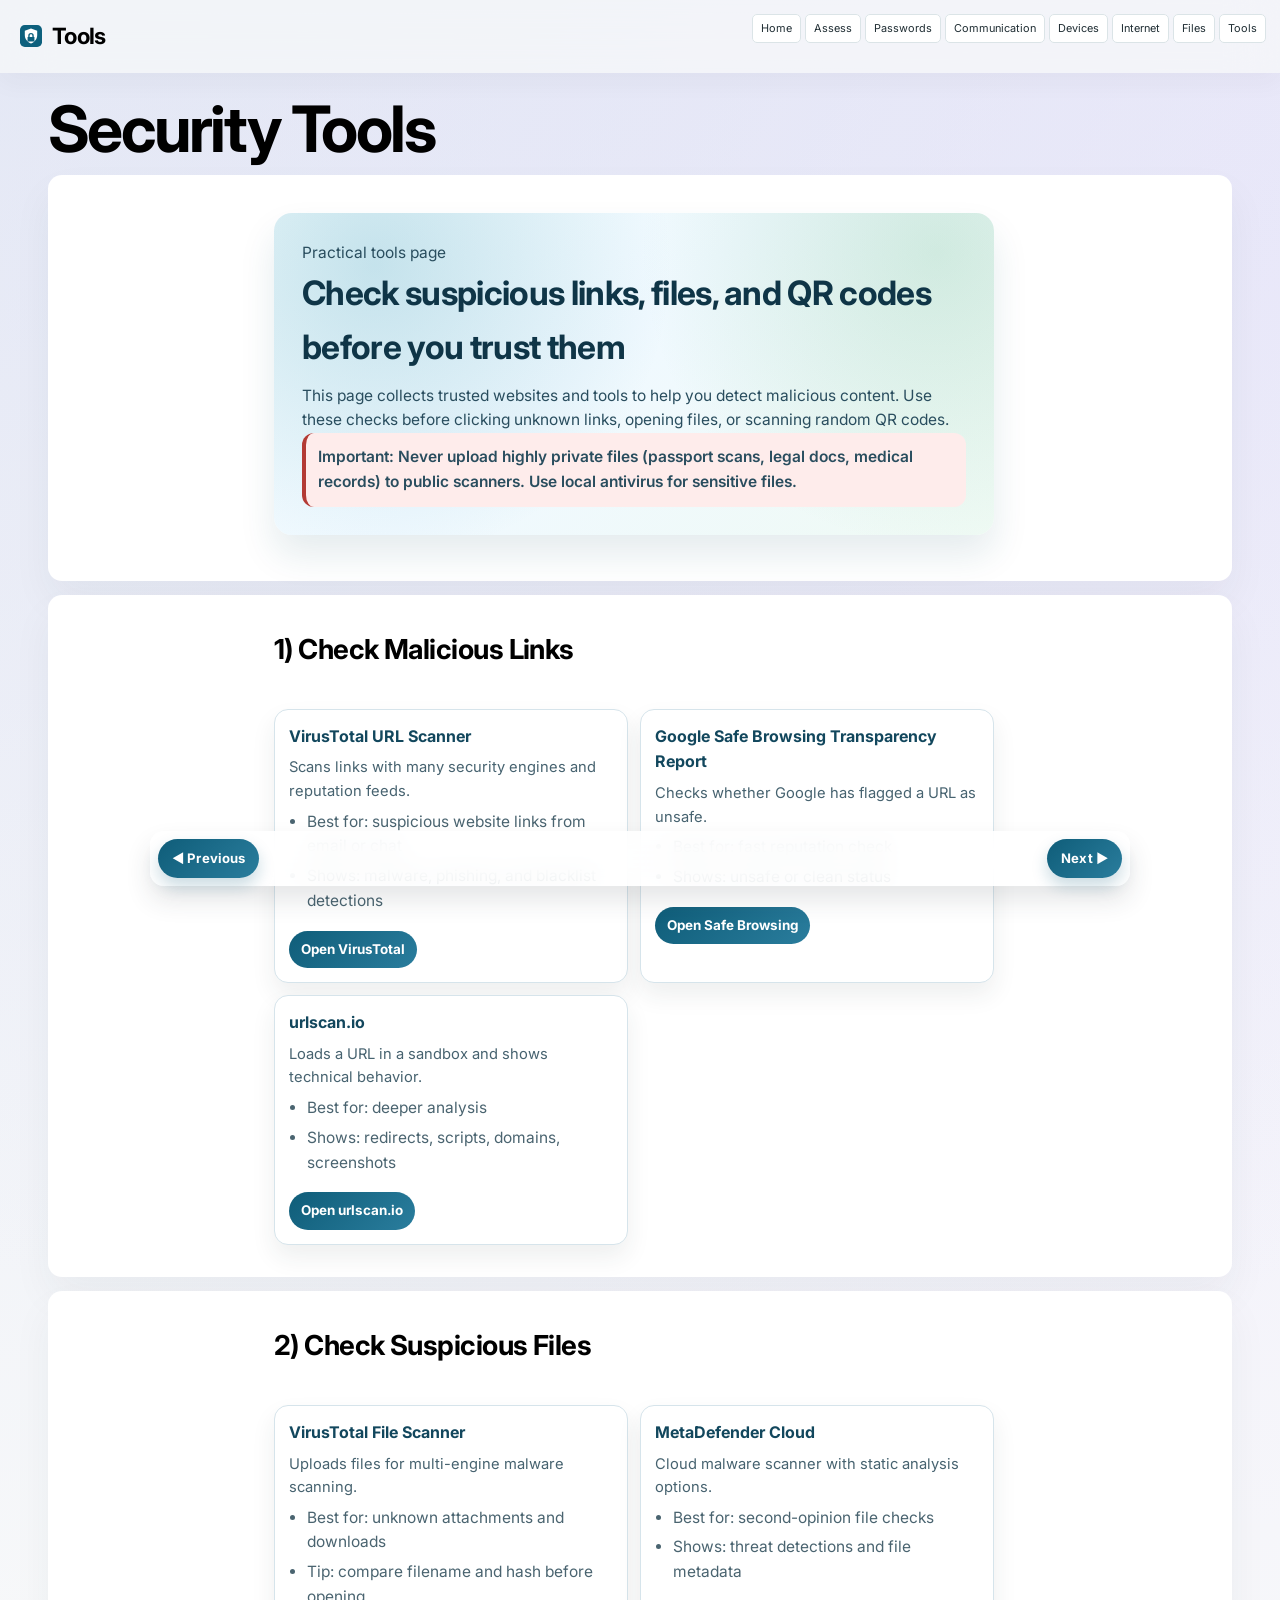
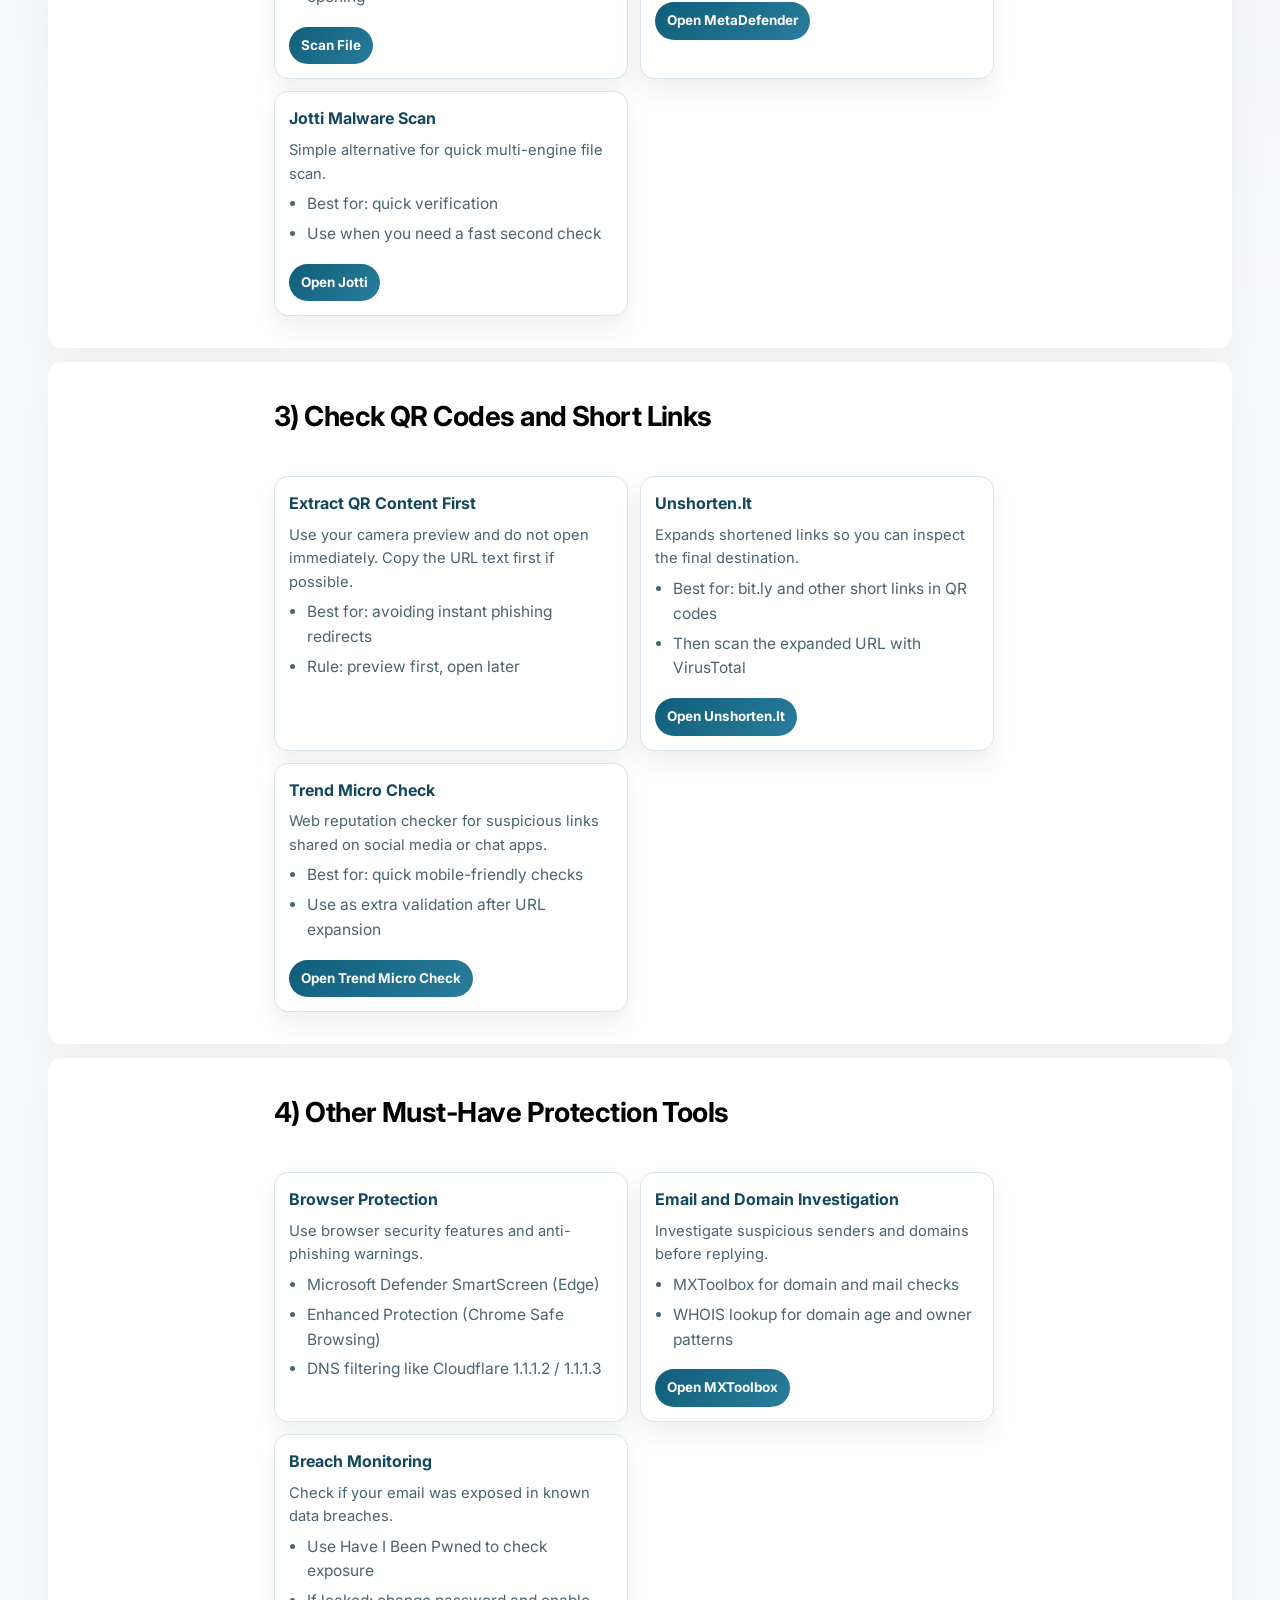
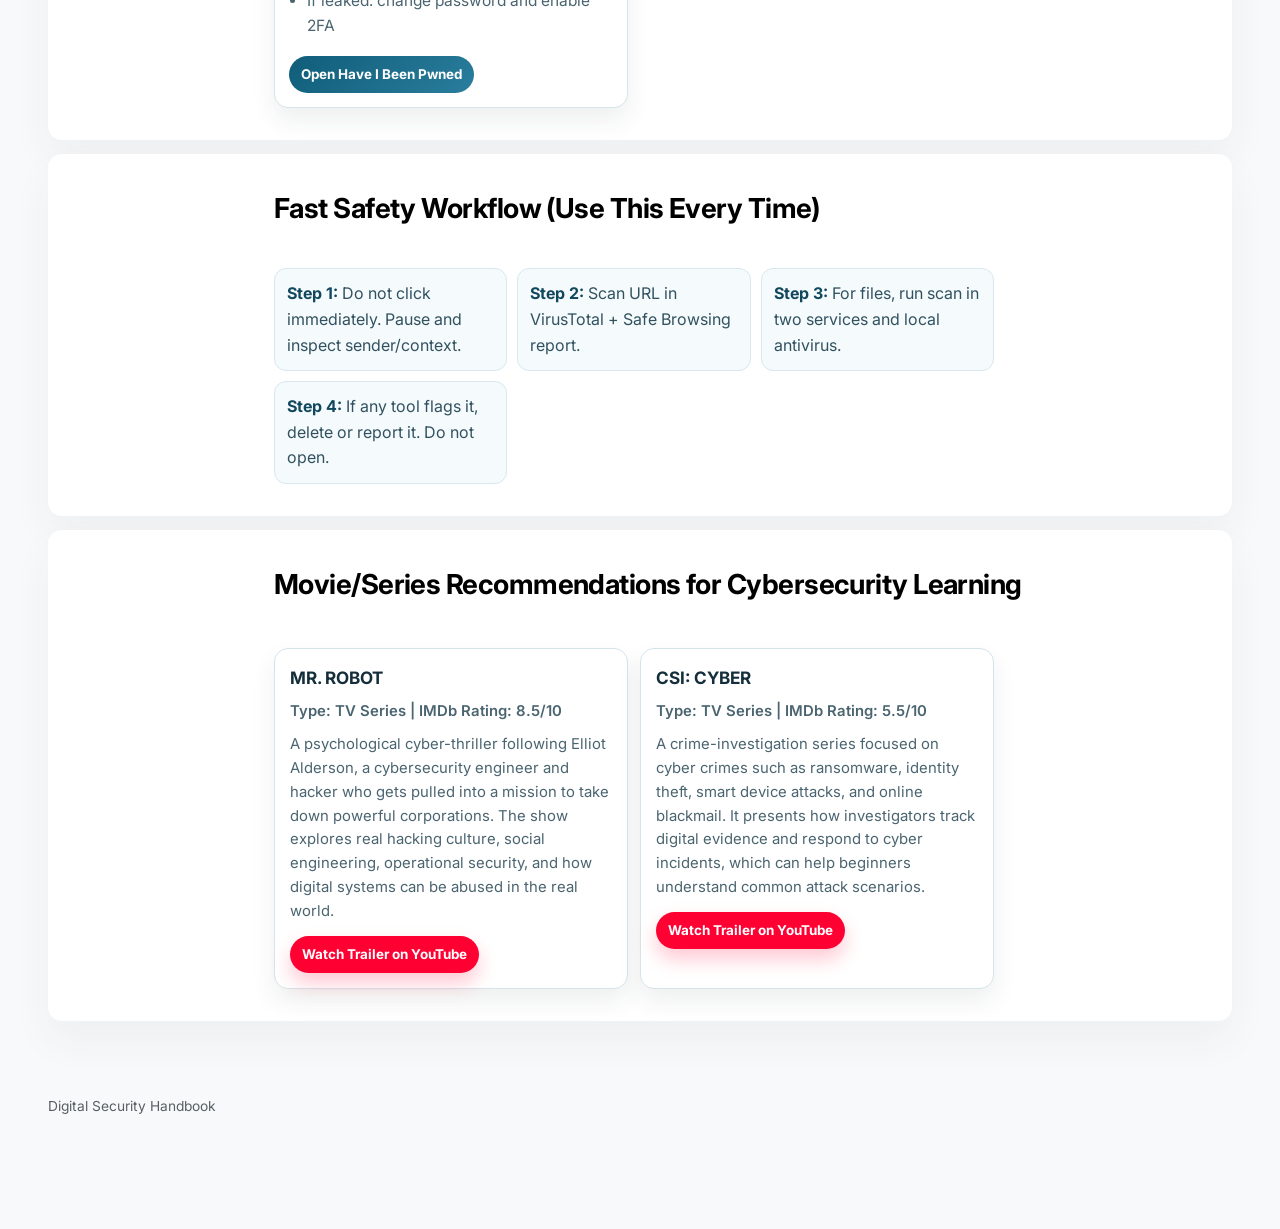
<file: tools.html>
<!DOCTYPE html>
<html lang="en">
<head>
    <meta charset="UTF-8">
    <meta name="viewport" content="width=device-width, initial-scale=1.0">
    <title>Security Tools</title>
    <link rel="icon" href="data:image/svg+xml,%3Csvg xmlns='http://www.w3.org/2000/svg' viewBox='0 0 64 64'%3E%3Crect width='64' height='64' rx='14' fill='%230d607d'/%3E%3Cpath d='M32 10l18 7v12c0 12-8 21-18 25-10-4-18-13-18-25V17l18-7z' fill='white'/%3E%3Cpath d='M24 31a8 8 0 0 1 16 0v4h2v13H22V35h2v-4zm4 0v4h8v-4a4 4 0 0 0-8 0z' fill='%230d607d'/%3E%3C/svg%3E">
    <link rel="stylesheet" href="assets/style.css">
    <style>
        .slide {
            margin-bottom: 14px;
        }

        .meta {
            font-size: 0.86rem;
            color: #5b6b84;
            margin: 4px 0 12px;
        }

        .hero-tools {
            margin: 6px 0 14px;
            padding: clamp(18px, 3.5vw, 28px);
            border-radius: 18px;
            background:
                radial-gradient(circle at 14% 16%, rgba(48, 146, 175, 0.24) 0, rgba(48, 146, 175, 0) 44%),
                radial-gradient(circle at 92% 12%, rgba(83, 174, 116, 0.2) 0, rgba(83, 174, 116, 0) 41%),
                linear-gradient(140deg, #f5fdff 0%, #f0f9ff 45%, #effaf4 100%);
            box-shadow: 0 20px 36px rgba(22, 81, 96, 0.11);
        }

        .hero-tools h3 {
            margin: 0 0 10px;
            font-size: clamp(1.4rem, 3.8vw, 2.1rem);
            letter-spacing: -0.02em;
            color: #0f3547;
        }

        .hero-tools p {
            margin: 0;
            color: #294d5e;
            max-width: 70ch;
        }

        .safety-warning {
            margin-top: 12px;
            border-radius: 12px;
            padding: 12px;
            border-left: 4px solid #b33a34;
            background: #feeceb;
            color: #6f2925;
            font-weight: 600;
        }

        .tool-grid {
            display: grid;
            grid-template-columns: repeat(auto-fit, minmax(240px, 1fr));
            gap: 12px;
            margin-top: 12px;
        }

        .tool-box {
            border-radius: 14px;
            border: 1px solid #d6e4eb;
            background: #ffffff;
            box-shadow: 0 12px 24px rgba(43, 52, 55, 0.08);
            padding: 14px;
        }

        .tool-box h4 {
            margin: 0;
            color: #12475d;
            font-size: 1rem;
        }

        .tool-box p {
            margin: 7px 0 0;
            color: #476370;
            font-size: 0.92rem;
        }

        .tool-link {
            display: inline-flex;
            align-items: center;
            gap: 8px;
            margin-top: 12px;
            text-decoration: none;
            padding: 8px 12px;
            border-radius: 999px;
            color: #fff;
            font-weight: 700;
            font-size: 0.84rem;
            background: linear-gradient(135deg, #0f5d79, #2a7d9d);
        }

        .tool-link:hover {
            filter: brightness(1.05);
        }

        .checklist {
            margin: 6px 0 0;
            padding-left: 18px;
        }

        .checklist li {
            margin-bottom: 5px;
            color: #4a6470;
        }

        .steps {
            display: grid;
            grid-template-columns: repeat(auto-fit, minmax(220px, 1fr));
            gap: 10px;
            margin-top: 12px;
        }

        .step-card {
            border-radius: 12px;
            background: #f5fafc;
            border: 1px solid #d8e8ee;
            padding: 12px;
            color: #31515f;
        }

        .step-card strong {
            color: #11485d;
        }

        .movies {
            margin-top: 16px;
            display: grid;
            grid-template-columns: repeat(auto-fit, minmax(260px, 1fr));
            gap: 12px;
        }

        .movie-card {
            border-radius: 14px;
            background: #fff;
            border: 1px solid #d5e4ea;
            padding: 15px;
            box-shadow: 0 12px 24px rgba(43, 52, 55, 0.08);
        }

        .movie-card h4 {
            margin: 0;
            color: #142f3b;
            font-size: 1.07rem;
        }

        .movie-meta {
            margin: 6px 0 0;
            font-size: 0.9rem;
            color: #3e5f6e;
            font-weight: 600;
        }

        .movie-card p {
            margin: 9px 0 0;
            color: #4a6470;
            font-size: 0.93rem;
        }

        .trailer-link {
            display: inline-flex;
            align-items: center;
            gap: 7px;
            margin-top: 12px;
            padding: 8px 12px;
            border-radius: 999px;
            background: #ff0033;
            color: #fff;
            text-decoration: none;
            font-weight: 700;
            font-size: 0.84rem;
            box-shadow: 0 10px 20px rgba(255, 0, 51, 0.22);
        }

        @media (max-width: 820px) {
            .tool-grid,
            .steps,
            .movies {
                grid-template-columns: 1fr;
            }
        }
    </style>
</head>
<body class="chapter-page">
    <header>
        <h1>Tools</h1>
        <details class="mobile-menu">
            <summary>☰ Menu</summary>
            <div class="mobile-menu-panel">
                <a href="home.html">Home</a>
                <a href="assess-plan.html">Assess</a>
                <a href="passwords.html">Passwords</a>
                <a href="communication.html">Communication</a>
                <a href="phones-computers.html">Devices</a>
                <a href="internet-connection.html">Internet</a>
                <a href="files.html">Files</a>
                <a href="tools.html">Tools</a>
            </div>
        </details>
        <nav>
            <a href="home.html">Home</a>
            <a href="assess-plan.html">Assess</a>
            <a href="passwords.html">Passwords</a>
            <a href="communication.html">Communication</a>
            <a href="phones-computers.html">Devices</a>
            <a href="internet-connection.html">Internet</a>
            <a href="files.html">Files</a>
            <a href="tools.html">Tools</a>
        </nav>
    </header>

    <main>
        <h2 class="section-title">Security Tools</h2>

        <section class="card slide" id="intro">
            <div class="hero-tools">
                <p class="meta">Practical tools page</p>
                <h3>Check suspicious links, files, and QR codes before you trust them</h3>
                <p>This page collects trusted websites and tools to help you detect malicious content. Use these checks before clicking unknown links, opening files, or scanning random QR codes.</p>
                <p class="safety-warning">Important: Never upload highly private files (passport scans, legal docs, medical records) to public scanners. Use local antivirus for sensitive files.</p>
            </div>
        </section>

        <section class="card slide" id="links">
            <h3>1) Check Malicious Links</h3>
            <div class="tool-grid">
                <article class="tool-box">
                    <h4>VirusTotal URL Scanner</h4>
                    <p>Scans links with many security engines and reputation feeds.</p>
                    <ul class="checklist">
                        <li>Best for: suspicious website links from email or chat</li>
                        <li>Shows: malware, phishing, and blacklist detections</li>
                    </ul>
                    <a class="tool-link" href="https://www.virustotal.com/gui/home/url" target="_blank" rel="noopener">Open VirusTotal</a>
                </article>
                <article class="tool-box">
                    <h4>Google Safe Browsing Transparency Report</h4>
                    <p>Checks whether Google has flagged a URL as unsafe.</p>
                    <ul class="checklist">
                        <li>Best for: fast reputation check</li>
                        <li>Shows: unsafe or clean status</li>
                    </ul>
                    <a class="tool-link" href="https://transparencyreport.google.com/safe-browsing/search" target="_blank" rel="noopener">Open Safe Browsing</a>
                </article>
                <article class="tool-box">
                    <h4>urlscan.io</h4>
                    <p>Loads a URL in a sandbox and shows technical behavior.</p>
                    <ul class="checklist">
                        <li>Best for: deeper analysis</li>
                        <li>Shows: redirects, scripts, domains, screenshots</li>
                    </ul>
                    <a class="tool-link" href="https://urlscan.io/" target="_blank" rel="noopener">Open urlscan.io</a>
                </article>
            </div>
        </section>

        <section class="card slide" id="files">
            <h3>2) Check Suspicious Files</h3>
            <div class="tool-grid">
                <article class="tool-box">
                    <h4>VirusTotal File Scanner</h4>
                    <p>Uploads files for multi-engine malware scanning.</p>
                    <ul class="checklist">
                        <li>Best for: unknown attachments and downloads</li>
                        <li>Tip: compare filename and hash before opening</li>
                    </ul>
                    <a class="tool-link" href="https://www.virustotal.com/gui/home/upload" target="_blank" rel="noopener">Scan File</a>
                </article>
                <article class="tool-box">
                    <h4>MetaDefender Cloud</h4>
                    <p>Cloud malware scanner with static analysis options.</p>
                    <ul class="checklist">
                        <li>Best for: second-opinion file checks</li>
                        <li>Shows: threat detections and file metadata</li>
                    </ul>
                    <a class="tool-link" href="https://metadefender.opswat.com/" target="_blank" rel="noopener">Open MetaDefender</a>
                </article>
                <article class="tool-box">
                    <h4>Jotti Malware Scan</h4>
                    <p>Simple alternative for quick multi-engine file scan.</p>
                    <ul class="checklist">
                        <li>Best for: quick verification</li>
                        <li>Use when you need a fast second check</li>
                    </ul>
                    <a class="tool-link" href="https://virusscan.jotti.org/" target="_blank" rel="noopener">Open Jotti</a>
                </article>
            </div>
        </section>

        <section class="card slide" id="qr">
            <h3>3) Check QR Codes and Short Links</h3>
            <div class="tool-grid">
                <article class="tool-box">
                    <h4>Extract QR Content First</h4>
                    <p>Use your camera preview and do not open immediately. Copy the URL text first if possible.</p>
                    <ul class="checklist">
                        <li>Best for: avoiding instant phishing redirects</li>
                        <li>Rule: preview first, open later</li>
                    </ul>
                </article>
                <article class="tool-box">
                    <h4>Unshorten.It</h4>
                    <p>Expands shortened links so you can inspect the final destination.</p>
                    <ul class="checklist">
                        <li>Best for: bit.ly and other short links in QR codes</li>
                        <li>Then scan the expanded URL with VirusTotal</li>
                    </ul>
                    <a class="tool-link" href="https://unshorten.it/" target="_blank" rel="noopener">Open Unshorten.It</a>
                </article>
                <article class="tool-box">
                    <h4>Trend Micro Check</h4>
                    <p>Web reputation checker for suspicious links shared on social media or chat apps.</p>
                    <ul class="checklist">
                        <li>Best for: quick mobile-friendly checks</li>
                        <li>Use as extra validation after URL expansion</li>
                    </ul>
                    <a class="tool-link" href="https://global.sitesafety.trendmicro.com/" target="_blank" rel="noopener">Open Trend Micro Check</a>
                </article>
            </div>
        </section>

        <section class="card slide" id="other-tools">
            <h3>4) Other Must-Have Protection Tools</h3>
            <div class="tool-grid">
                <article class="tool-box">
                    <h4>Browser Protection</h4>
                    <p>Use browser security features and anti-phishing warnings.</p>
                    <ul class="checklist">
                        <li>Microsoft Defender SmartScreen (Edge)</li>
                        <li>Enhanced Protection (Chrome Safe Browsing)</li>
                        <li>DNS filtering like Cloudflare 1.1.1.2 / 1.1.1.3</li>
                    </ul>
                </article>
                <article class="tool-box">
                    <h4>Email and Domain Investigation</h4>
                    <p>Investigate suspicious senders and domains before replying.</p>
                    <ul class="checklist">
                        <li>MXToolbox for domain and mail checks</li>
                        <li>WHOIS lookup for domain age and owner patterns</li>
                    </ul>
                    <a class="tool-link" href="https://mxtoolbox.com/" target="_blank" rel="noopener">Open MXToolbox</a>
                </article>
                <article class="tool-box">
                    <h4>Breach Monitoring</h4>
                    <p>Check if your email was exposed in known data breaches.</p>
                    <ul class="checklist">
                        <li>Use Have I Been Pwned to check exposure</li>
                        <li>If leaked: change password and enable 2FA</li>
                    </ul>
                    <a class="tool-link" href="https://haveibeenpwned.com/" target="_blank" rel="noopener">Open Have I Been Pwned</a>
                </article>
            </div>
        </section>

        <section class="card slide" id="workflow">
            <h3>Fast Safety Workflow (Use This Every Time)</h3>
            <div class="steps">
                <div class="step-card"><strong>Step 1:</strong> Do not click immediately. Pause and inspect sender/context.</div>
                <div class="step-card"><strong>Step 2:</strong> Scan URL in VirusTotal + Safe Browsing report.</div>
                <div class="step-card"><strong>Step 3:</strong> For files, run scan in two services and local antivirus.</div>
                <div class="step-card"><strong>Step 4:</strong> If any tool flags it, delete or report it. Do not open.</div>
            </div>
        </section>

        <section class="card slide" id="movies">
            <h3>Movie/Series Recommendations for Cybersecurity Learning</h3>
            <div class="movies">
                <article class="movie-card">
                    <h4>MR. ROBOT</h4>
                    <p class="movie-meta">Type: TV Series | IMDb Rating: 8.5/10</p>
                    <p>A psychological cyber-thriller following Elliot Alderson, a cybersecurity engineer and hacker who gets pulled into a mission to take down powerful corporations. The show explores real hacking culture, social engineering, operational security, and how digital systems can be abused in the real world.</p>
                    <a class="trailer-link" href="https://www.youtube.com/watch?v=xIBiJ_SzJTA" target="_blank" rel="noopener">Watch Trailer on YouTube</a>
                </article>
                <article class="movie-card">
                    <h4>CSI: CYBER</h4>
                    <p class="movie-meta">Type: TV Series | IMDb Rating: 5.5/10</p>
                    <p>A crime-investigation series focused on cyber crimes such as ransomware, identity theft, smart device attacks, and online blackmail. It presents how investigators track digital evidence and respond to cyber incidents, which can help beginners understand common attack scenarios.</p>
                    <a class="trailer-link" href="https://www.youtube.com/watch?v=tZkqM4YqXFo" target="_blank" rel="noopener">Watch Trailer on YouTube</a>
                </article>
            </div>
        </section>
    </main>

    <div class="page-pager" aria-label="Page navigation">
        <div class="page-pager-inner">
            <a href="files.html" aria-label="Previous page: Files">◀ Previous</a>
            <a href="home.html" aria-label="Next page: Home">Next ▶</a>
        </div>
    </div>

    <footer>Digital Security Handbook</footer>
</body>
</html>
</file>
<file: assets/style.css>
@import url("https://fonts.googleapis.com/css2?family=Inter:wght@400;500;600;700;800;900&display=swap");

:root {
    --surface: #f8f9fa;
    --surface-container-low: #f1f4f6;
    --surface-container-lowest: #ffffff;
    --surface-container-high: #e2e9ec;
    --surface-container-highest: #dbe4e7;
    --inverse-surface: #0c0f10;
    --on-surface: #2b3437;
    --on-surface-variant: #586064;
    --primary: #565e74;
    --primary-dim: #4a5268;
    --primary-fixed: #dae2fd;
    --primary-fixed-dim: #ccd4ee;
    --on-primary: #f7f7ff;
    --on-primary-container: #4a5167;
    --tertiary-container: #e3dbfd;
    --on-tertiary-container: #514d68;
    --error-container: #fe8983;
    --on-error-container: #752121;
    --outline-variant: #abb3b7;
    --shadow: 0 20px 40px rgba(43, 52, 55, 0.05);
}

* {
    box-sizing: border-box;
}

body {
    margin: 0;
    font-family: "Inter", "Segoe UI", Tahoma, Geneva, Verdana, sans-serif;
    color: var(--on-surface);
    background:
        radial-gradient(circle at -5% -12%, rgba(203, 212, 238, 0.55) 0, rgba(203, 212, 238, 0) 44%),
        radial-gradient(circle at 102% 5%, rgba(227, 219, 253, 0.45) 0, rgba(227, 219, 253, 0) 38%),
        var(--surface);
    line-height: 1.6;
    -webkit-font-smoothing: antialiased;
    text-rendering: optimizeLegibility;
}

header {
    position: sticky;
    top: 0;
    z-index: 20;
    background: rgba(248, 249, 250, 0.7);
    color: var(--on-surface);
    padding: 18px 20px;
    backdrop-filter: blur(24px);
    -webkit-backdrop-filter: blur(24px);
    border: 0;
    box-shadow: 0 10px 24px rgba(43, 52, 55, 0.04);
}

.home-page header,
.chapter-page header {
    position: relative !important;
    padding-right: 260px !important;
}

.home-page header h1,
.chapter-page header h1 {
    font-size: clamp(1rem, 1.8vw, 1.4rem) !important;
}

header h1 {
    margin: 0;
    font-size: clamp(1.4rem, 2.6vw, 2rem);
    letter-spacing: -0.03em;
    color: #000;
    display: inline-flex;
    align-items: center;
    gap: 10px;
}

header h1::before {
    content: "";
    width: 22px;
    height: 22px;
    flex: 0 0 22px;
    background: url("security-logo.svg") center/contain no-repeat;
}

header p {
    margin: 6px 0 0;
    opacity: 1;
    font-size: 0.95rem;
    color: var(--on-surface-variant);
}

.mobile-menu {
    display: none;
}

.home-page .mobile-menu,
.chapter-page .mobile-menu {
    position: absolute !important;
    top: 14px !important;
    right: 14px !important;
    z-index: 30 !important;
}

.home-page .mobile-menu summary,
.chapter-page .mobile-menu summary {
    font-size: 0.72rem !important;
    padding: 6px 10px !important;
}

.mobile-menu summary {
    list-style: none;
}

.mobile-menu summary::-webkit-details-marker {
    display: none;
}

nav {
    margin-top: 14px;
    display: flex;
    flex-wrap: wrap;
    gap: 8px;
}

.home-page nav,
.chapter-page nav {
    position: absolute !important;
    top: 14px !important;
    right: 14px !important;
    margin-top: 0 !important;
    justify-content: flex-end !important;
    gap: 4px !important;
    overflow-x: auto !important;
    padding-bottom: 0 !important;
    scrollbar-width: thin;
}

nav a {
    text-decoration: none;
    color: var(--on-primary-container);
    border: 0;
    border-radius: 999px;
    padding: 8px 14px;
    font-size: 0.82rem;
    letter-spacing: 0.04em;
    text-transform: uppercase;
    background: rgba(248, 249, 250, 0.74);
    backdrop-filter: blur(24px);
    -webkit-backdrop-filter: blur(24px);
    transition: transform 0.2s ease, background 0.2s ease;
}

.home-page nav a,
.chapter-page nav a {
    text-transform: none !important;
    letter-spacing: 0 !important;
    font-size: 0.68rem !important;
    padding: 5px 8px !important;
    border-radius: 5px !important;
    color: #1f2d33 !important;
    background: #ffffff !important;
    border: 1px solid #dbe4e7 !important;
    box-shadow: none !important;
    white-space: nowrap !important;
}

nav a:hover {
    background: linear-gradient(135deg, var(--primary), var(--primary-dim));
    color: var(--on-primary);
    transform: translateY(-1px);
}

.home-page nav a:hover,
.chapter-page nav a:hover {
    background: linear-gradient(135deg, #0f5d79, #2a7d9d) !important;
    color: #fff !important;
    transform: none !important;
}

main {
    max-width: 1220px;
    margin: 26px auto;
    padding: 0 18px 34px;
}

.grid {
    display: grid;
    grid-template-columns: repeat(auto-fit, minmax(240px, 1fr));
    gap: 16px;
}

.card {
    background: var(--surface-container-lowest);
    border: none;
    border-radius: 14px;
    padding: 32px;
    box-shadow: var(--shadow);
}

.card h2,
.card h3 {
    margin-top: 0;
    margin-bottom: 8px;
    letter-spacing: -0.015em;
}

.card p,
.card li {
    color: var(--on-surface-variant);
    font-size: 0.97rem;
    line-height: 1.6;
}

.section-title {
    margin: 14px 0 16px;
    font-size: clamp(2.3rem, 5vw, 4.25rem);
    letter-spacing: -0.04em;
    color: #000;
    line-height: 0.95;
}

.link-list {
    padding-left: 18px;
    margin: 8px 0 0;
}

.link-list a {
    color: var(--primary);
}

.tool-card {
    display: grid;
    grid-template-columns: 84px 1fr;
    gap: 12px;
    align-items: center;
    padding: 20px;
    border-radius: 12px;
    background: var(--surface-container-low);
}

.tool-card img {
    width: 84px;
    height: 84px;
    object-fit: contain;
    border-radius: 10px;
    border: 0;
    background: #fff;
}

.corner-logo {
    display: none !important;
}

.tag {
    display: inline-block;
    font-size: 0.78rem;
    border-radius: 999px;
    padding: 4px 9px;
    margin-bottom: 8px;
}

.tag.warn {
    color: var(--on-error-container);
    background: var(--error-container);
}

.tag.ok {
    color: var(--on-tertiary-container);
    background: var(--tertiary-container);
}

.hero {
    position: relative;
    overflow: hidden;
}

.hero::after {
    content: "";
    position: absolute;
    inset: auto -80px -80px auto;
    width: 260px;
    height: 260px;
    border-radius: 50%;
    background: radial-gradient(circle, rgba(218, 226, 253, 0.28) 0, rgba(218, 226, 253, 0) 72%);
    pointer-events: none;
}

.hero-grid {
    display: grid;
    grid-template-columns: repeat(auto-fit, minmax(220px, 1fr));
    gap: 16px;
}

.dashboard-card {
    min-height: 180px;
    display: flex;
    flex-direction: column;
    justify-content: space-between;
}

.dashboard-card a {
    align-self: flex-start;
    padding: 10px 14px;
    border-radius: 999px;
    background: linear-gradient(135deg, var(--primary), var(--primary-dim));
    color: var(--on-primary);
    text-decoration: none;
    box-shadow: 0 10px 20px rgba(74, 82, 104, 0.14);
}

.dashboard-card a:hover {
    transform: translateY(-1px);
}

.meta {
    font-size: 0.86rem;
    color: var(--on-surface-variant);
    margin: 4px 0 12px;
}

.toc-title {
    margin-bottom: 4px;
    font-weight: 700;
    font-size: 0.82rem;
    color: var(--on-surface-variant);
    letter-spacing: 0.06em;
    text-transform: uppercase;
}

.presenter-note {
    border-left: 2px solid var(--primary-fixed-dim);
    background: var(--tertiary-container);
    padding: 14px 14px;
    border-radius: 12px;
    color: var(--on-tertiary-container);
    font-size: 0.92rem;
    margin-top: 10px;
}

.quick-links {
    display: flex;
    flex-wrap: wrap;
    gap: 8px;
    margin-top: 10px;
}

.quick-links a {
    text-decoration: none;
    color: var(--primary);
    border: 0;
    background: var(--surface-container-high);
    border-radius: 999px;
    padding: 6px 11px;
    font-size: 0.85rem;
}

footer {
    max-width: 1220px;
    margin: 0 auto 20px;
    padding: 0 18px;
    color: var(--on-surface-variant);
    font-size: 0.86rem;
}

body {
    padding-bottom: 92px;
}

.page-pager {
    position: fixed;
    left: 0;
    right: 0;
    bottom: 14px;
    z-index: 60;
    display: flex;
    justify-content: center;
    pointer-events: none;
}

.page-pager-inner {
    width: min(980px, calc(100% - 20px));
    display: flex;
    justify-content: space-between;
    gap: 10px;
    padding: 8px;
    border-radius: 14px;
    background: rgba(255, 255, 255, 0.84);
    backdrop-filter: blur(14px);
    -webkit-backdrop-filter: blur(14px);
    box-shadow: 0 14px 26px rgba(43, 52, 55, 0.12);
    pointer-events: auto;
}

.page-pager a {
    text-decoration: none;
    border-radius: 999px;
    padding: 9px 14px;
    font-size: 0.82rem;
    font-weight: 700;
    letter-spacing: 0.01em;
    color: #fff;
    background: linear-gradient(135deg, #0f5d79, #2a7d9d);
    box-shadow: 0 8px 16px rgba(15, 93, 121, 0.22);
}

.page-pager a:hover {
    filter: brightness(1.06);
}

/* Sovereign Cipher chapter layout: intentional asymmetry with a metadata rail. */
.chapter-page .slide {
    display: grid;
    grid-template-columns: 170px minmax(0, 1fr);
    gap: 24px;
}

.chapter-page .slide > * {
    grid-column: 2;
}

.chapter-page .slide > .meta {
    grid-column: 1;
    grid-row: 1 / span 2;
    margin: 2px 0 0;
    font-size: 0.76rem;
    letter-spacing: 0.07em;
    text-transform: uppercase;
}

.chapter-page .slide > h3 {
    margin: 0 0 2px;
    font-size: clamp(1.22rem, 2.8vw, 1.72rem);
    letter-spacing: -0.02em;
    color: #000;
}

.chapter-page .slide > p,
.chapter-page .slide > ul,
.chapter-page .slide > div,
.chapter-page .slide > span,
.chapter-page .slide > article {
    max-width: 720px;
}

.chapter-page .slide > ul {
    margin-top: 4px;
}

.chapter-page .slide > ul li {
    margin-bottom: 8px;
}

.chapter-page .quick-links a {
    border: 0 !important;
}

.chapter-page a:focus-visible,
.home-page a:focus-visible {
    outline: 2px solid rgba(171, 179, 183, 0.15);
    outline-offset: 2px;
    border-radius: 10px;
}

.chapter-page input,
.chapter-page textarea,
.chapter-page select {
    background: var(--surface-container-low);
    border: 0;
    border-radius: 10px;
}

.chapter-page input:focus,
.chapter-page textarea:focus,
.chapter-page select:focus {
    background: var(--surface-container-lowest);
    outline: 2px solid rgba(171, 179, 183, 0.15);
}

@media (max-width: 700px) {
    header {
        padding-right: 90px;
    }

    .home-page header,
    .chapter-page header {
        padding-right: 90px;
    }

    header nav {
        display: none;
    }

    .mobile-menu {
        display: block;
    }

    .home-page nav,
    .chapter-page nav {
        position: static;
        justify-content: flex-start;
        margin-top: 10px;
        overflow-x: auto;
        padding-bottom: 2px;
    }

    .mobile-menu summary {
        cursor: pointer;
        border: 0;
        border-radius: 999px;
        padding: 8px 12px;
        font-size: 0.8rem;
        letter-spacing: 0.04em;
        text-transform: uppercase;
        background: var(--surface-container-lowest);
        color: #000;
        box-shadow: 0 10px 24px rgba(43, 52, 55, 0.12);
    }

    .mobile-menu-panel {
        margin-top: 8px;
        min-width: 220px;
        max-width: calc(100vw - 28px);
        border-radius: 12px;
        background: var(--surface-container-lowest);
        box-shadow: 0 20px 32px rgba(43, 52, 55, 0.16);
        overflow: hidden;
    }

    .mobile-menu-panel a {
        display: block;
        padding: 11px 14px;
        color: var(--on-surface);
        text-decoration: none;
        font-size: 0.9rem;
        border-top: 1px solid rgba(171, 179, 183, 0.2);
        white-space: normal;
    }

    .mobile-menu-panel a:first-child {
        border-top: 0;
    }

    .mobile-menu-panel a:hover {
        background: var(--surface-container-low);
    }

    .tool-card {
        grid-template-columns: 1fr;
    }

    .tool-card img {
        width: 72px;
        height: 72px;
    }

    .chapter-page .slide {
        grid-template-columns: 1fr;
        gap: 10px;
        padding: 24px;
    }

    .chapter-page .slide > * {
        grid-column: 1;
    }

    .chapter-page .slide > .meta {
        grid-row: auto;
    }

    .card {
        padding: 24px;
    }

    body {
        padding-bottom: 102px;
    }

    .page-pager {
        bottom: 10px;
    }

    .page-pager-inner {
        width: calc(100% - 14px);
        padding: 6px;
    }

    .page-pager a {
        flex: 1 1 0;
        text-align: center;
        font-size: 0.78rem;
        padding: 9px 10px;
    }
}

@media (prefers-reduced-motion: no-preference) {
    .card,
    nav a,
    .dashboard-card a,
    .quick-links a {
        transition: transform 0.2s ease, box-shadow 0.2s ease, background 0.2s ease;
    }

    .card:hover {
        transform: translateY(-2px);
        box-shadow: 0 26px 42px rgba(43, 52, 55, 0.08);
    }
}

@media (max-width: 820px) {
    .visual-grid {
        display: grid !important;
        grid-auto-flow: column !important;
        grid-auto-columns: minmax(82%, 1fr) !important;
        grid-template-columns: none !important;
        overflow-x: auto !important;
        overscroll-behavior-x: contain;
        scroll-snap-type: x mandatory;
        gap: 10px !important;
        padding-bottom: 6px;
        -webkit-overflow-scrolling: touch;
    }

    .visual-grid::-webkit-scrollbar {
        height: 6px;
    }

    .visual-card {
        min-width: 0;
        scroll-snap-align: start;
    }
}
</file>
